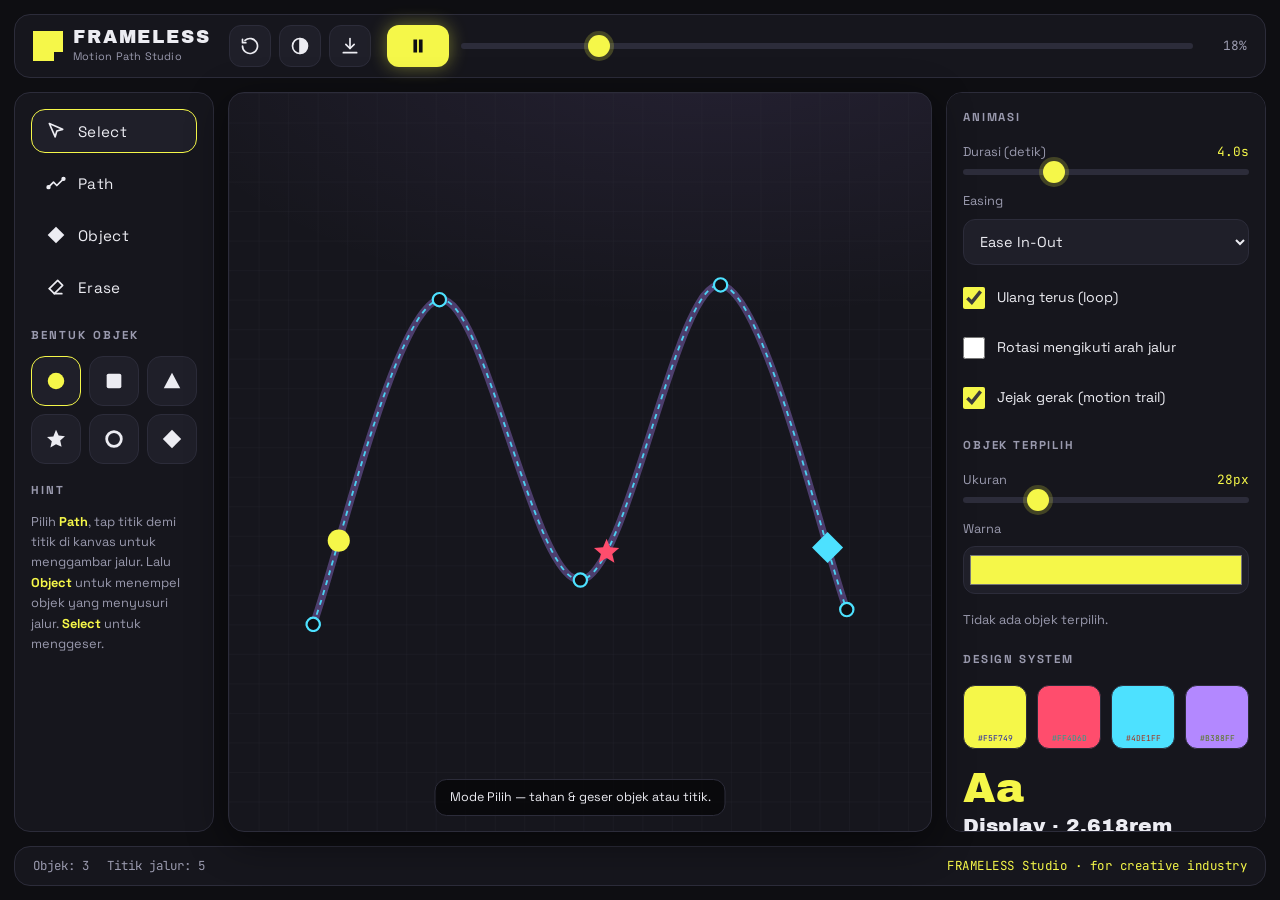
<file: index.html>
<!DOCTYPE html>
<html lang="id">
<head>
  <meta charset="UTF-8" />
  <meta name="viewport" content="width=device-width, initial-scale=1.0, maximum-scale=1.0, user-scalable=no, viewport-fit=cover" />
  <meta name="theme-color" content="#0E0E12" />
  <meta name="description" content="FRAMELESS Motion Path Animation Studio" />
  <title>FRAMELESS - Motion Path Animation Studio</title>
  <link rel="preconnect" href="https://fonts.googleapis.com" />
  <link rel="preconnect" href="https://fonts.gstatic.com" crossorigin />
  <link href="https://fonts.googleapis.com/css2?family=Space+Grotesk:wght@400;500;700&family=Archivo+Black&family=JetBrains+Mono:wght@400;500&display=swap" rel="stylesheet" />
  <link rel="stylesheet" href="styles.css" />
</head>
<body>

  <div class="app">
    <!-- ============ TOP BAR ============ -->
    <header class="topbar">
      <!-- Baris 1: brand + tombol aksi -->
      <div class="topbar__row topbar__row--main">
        <div class="brand">
          <span class="brand__mark" aria-hidden="true"></span>
          <div class="brand__text">
            <div class="brand__name">FRAMELESS</div>
            <div class="brand__tag">Motion Path Studio</div>
          </div>
        </div>
        <div class="topbar__actions">
          <button class="icon-btn" id="btnReset" title="Reset" aria-label="Reset">
            <svg viewBox="0 0 24 24" width="20" height="20" fill="none" stroke="currentColor" stroke-width="2" stroke-linecap="round" stroke-linejoin="round"><path d="M3 12a9 9 0 1 0 3-6.7"/><path d="M3 4v4h4"/></svg>
          </button>
          <button class="icon-btn" id="btnTheme" title="Ganti tema" aria-label="Ganti tema">
            <svg viewBox="0 0 24 24" width="20" height="20" fill="none" stroke="currentColor" stroke-width="2" stroke-linecap="round" stroke-linejoin="round"><circle cx="12" cy="12" r="9"/><path d="M12 3v18" fill="currentColor"/><path d="M12 3a9 9 0 0 1 0 18z" fill="currentColor" stroke="none"/></svg>
          </button>
          <button class="icon-btn" id="btnExport" title="Export JSON" aria-label="Export JSON">
            <svg viewBox="0 0 24 24" width="20" height="20" fill="none" stroke="currentColor" stroke-width="2" stroke-linecap="round" stroke-linejoin="round"><path d="M12 3v12"/><path d="M7 10l5 5 5-5"/><path d="M4 20h16"/></svg>
          </button>
        </div>
      </div>
      <!-- Baris 2: play + timeline memanjang penuh -->
      <div class="topbar__row topbar__row--transport">
        <button class="btn-play" id="btnPlay" title="Play / Pause" aria-label="Play / Pause">
          <svg class="ico-play" viewBox="0 0 24 24" width="22" height="22" fill="currentColor"><path d="M7 5v14l12-7z"/></svg>
          <svg class="ico-pause" viewBox="0 0 24 24" width="22" height="22" fill="currentColor" style="display:none"><path d="M7 5h4v14H7zM13 5h4v14h-4z"/></svg>
        </button>
        <div class="scrubbar">
          <input type="range" id="scrubber" min="0" max="1000" value="0" step="1" aria-label="Garis waktu" />
          <span class="time" id="timeLabel">0%</span>
        </div>
      </div>
    </header>

    <!-- ============ LEFT RAIL (desktop only) ============ -->
    <aside class="rail rail--left" aria-label="Perkakas">
      <nav class="tools" id="desktopTools">
        <button class="tool is-active" data-tool="select"><span class="tool__icon">
          <svg viewBox="0 0 24 24" width="20" height="20" fill="none" stroke="currentColor" stroke-width="2" stroke-linecap="round" stroke-linejoin="round"><path d="M4 3l16 7-7 2-2 7z"/></svg>
        </span><span class="tool__label">Select</span></button>
        <button class="tool" data-tool="path"><span class="tool__icon">
          <svg viewBox="0 0 24 24" width="20" height="20" fill="none" stroke="currentColor" stroke-width="2" stroke-linecap="round" stroke-linejoin="round"><path d="M3 17l6-6 4 4 8-8"/><circle cx="3" cy="17" r="1.6" fill="currentColor"/><circle cx="21" cy="7" r="1.6" fill="currentColor"/></svg>
        </span><span class="tool__label">Path</span></button>
        <button class="tool" data-tool="object"><span class="tool__icon">
          <svg viewBox="0 0 24 24" width="20" height="20" fill="currentColor"><path d="M12 2l10 10-10 10L2 12z"/></svg>
        </span><span class="tool__label">Object</span></button>
        <button class="tool" data-tool="erase"><span class="tool__icon">
          <svg viewBox="0 0 24 24" width="20" height="20" fill="none" stroke="currentColor" stroke-width="2" stroke-linecap="round" stroke-linejoin="round"><path d="M4 14l6 6h9"/><path d="M4 14L14 4l6 6-10 10"/></svg>
        </span><span class="tool__label">Erase</span></button>
      </nav>
      <div class="rail__group">
        <div class="rail__title">Bentuk Objek</div>
        <div class="shape-grid" data-shapehost></div>
      </div>
      <div class="rail__group">
        <div class="rail__title">Hint</div>
        <p class="hint">Pilih <b>Path</b>, tap titik demi titik di kanvas untuk menggambar jalur. Lalu <b>Object</b> untuk menempel objek yang menyusuri jalur. <b>Select</b> untuk menggeser.</p>
      </div>
    </aside>

    <!-- ============ STAGE ============ -->
    <section class="stage" aria-label="Kanvas">
      <div class="canvas-wrap" id="canvasWrap">
        <svg id="canvas" class="canvas" viewBox="0 0 1200 760" preserveAspectRatio="xMidYMid meet">
          <defs>
            <pattern id="grid" width="40" height="40" patternUnits="userSpaceOnUse">
              <path d="M 40 0 L 0 0 0 40" fill="none" class="grid-line" />
            </pattern>
          </defs>
          <rect width="100%" height="100%" fill="url(#grid)" />
          <g id="layerPaths"></g>
          <g id="layerObjects"></g>
        </svg>
      </div>
      <div class="stage-hud">
        <span class="mode" id="stageHint">Select</span>
        <span class="coords" id="coords">x:0 y:0</span>
      </div>
      <div class="hint-toast" id="hintToast"></div>
    </section>

    <!-- ============ RIGHT RAIL (desktop only) ============ -->
    <aside class="rail rail--right" aria-label="Properti">
      <div class="panel" data-panelhost="anim"></div>
      <div class="panel" data-panelhost="obj"></div>
      <div class="panel" data-panelhost="design"></div>
    </aside>

    <!-- ============ BOTTOM TOOLBAR (mobile only) ============ -->
    <nav class="toolbar" id="mobileTools" aria-label="Perkakas">
      <button class="tool is-active" data-tool="select"><span class="tool__icon">
        <svg viewBox="0 0 24 24" width="24" height="24" fill="none" stroke="currentColor" stroke-width="2" stroke-linecap="round" stroke-linejoin="round"><path d="M4 3l16 7-7 2-2 7z"/></svg>
      </span><span class="tool__label">Pilih</span></button>
      <button class="tool" data-tool="path"><span class="tool__icon">
        <svg viewBox="0 0 24 24" width="24" height="24" fill="none" stroke="currentColor" stroke-width="2" stroke-linecap="round" stroke-linejoin="round"><path d="M3 17l6-6 4 4 8-8"/><circle cx="3" cy="17" r="1.6" fill="currentColor"/><circle cx="21" cy="7" r="1.6" fill="currentColor"/></svg>
      </span><span class="tool__label">Jalur</span></button>
      <button class="tool" data-tool="object"><span class="tool__icon">
        <svg viewBox="0 0 24 24" width="24" height="24" fill="currentColor"><path d="M12 2l10 10-10 10L2 12z"/></svg>
      </span><span class="tool__label">Objek</span></button>
      <button class="tool" data-tool="erase"><span class="tool__icon">
        <svg viewBox="0 0 24 24" width="24" height="24" fill="none" stroke="currentColor" stroke-width="2" stroke-linecap="round" stroke-linejoin="round"><path d="M4 14l6 6h9"/><path d="M4 14L14 4l6 6-10 10"/></svg>
      </span><span class="tool__label">Hapus</span></button>
      <button class="tool tool--sheet" id="btnSheet"><span class="tool__icon">
        <svg viewBox="0 0 24 24" width="24" height="24" fill="none" stroke="currentColor" stroke-width="2" stroke-linecap="round" stroke-linejoin="round"><circle cx="12" cy="12" r="3.2"/><path d="M12 2v3M12 19v3M2 12h3M19 12h3M4.9 4.9l2.1 2.1M17 17l2.1 2.1M19.1 4.9L17 7M7 17l-2.1 2.1"/></svg>
      </span><span class="tool__label">Atur</span></button>
    </nav>

    <!-- ============ STATUS BAR (desktop only) ============ -->
    <footer class="statusbar">
      <span id="statusObjects">Objek: 0</span>
      <span id="statusPoints">Titik jalur: 0</span>
      <span class="statusbar__spacer"></span>
      <span class="statusbar__credit">FRAMELESS Studio · for creative industry</span>
    </footer>
  </div>

  <!-- ============ MOBILE BOTTOM SHEET ============ -->
  <div class="scrim" id="scrim"></div>
  <section class="sheet" id="sheet" aria-label="Panel pengaturan">
    <div class="sheet__grab" id="sheetGrab">
      <div class="sheet__tabs">
        <button class="sheet__tab is-active" data-page="anim">Animasi</button>
        <button class="sheet__tab" data-page="obj">Objek</button>
        <button class="sheet__tab" data-page="design">Sistem</button>
      </div>
    </div>
    <div class="sheet__page is-active" data-page="anim"><div class="panel" data-panelhost="anim-m"></div></div>
    <div class="sheet__page" data-page="obj">
      <div class="rail__group" style="margin-bottom:16px;">
        <div class="rail__title">Bentuk Objek</div>
        <div class="shape-grid" data-shapehost></div>
      </div>
      <div class="panel" data-panelhost="obj-m"></div>
    </div>
    <div class="sheet__page" data-page="design"><div class="panel" data-panelhost="design-m"></div></div>
  </section>

  <script src="app.js"></script>
</body>
</html>
</file>
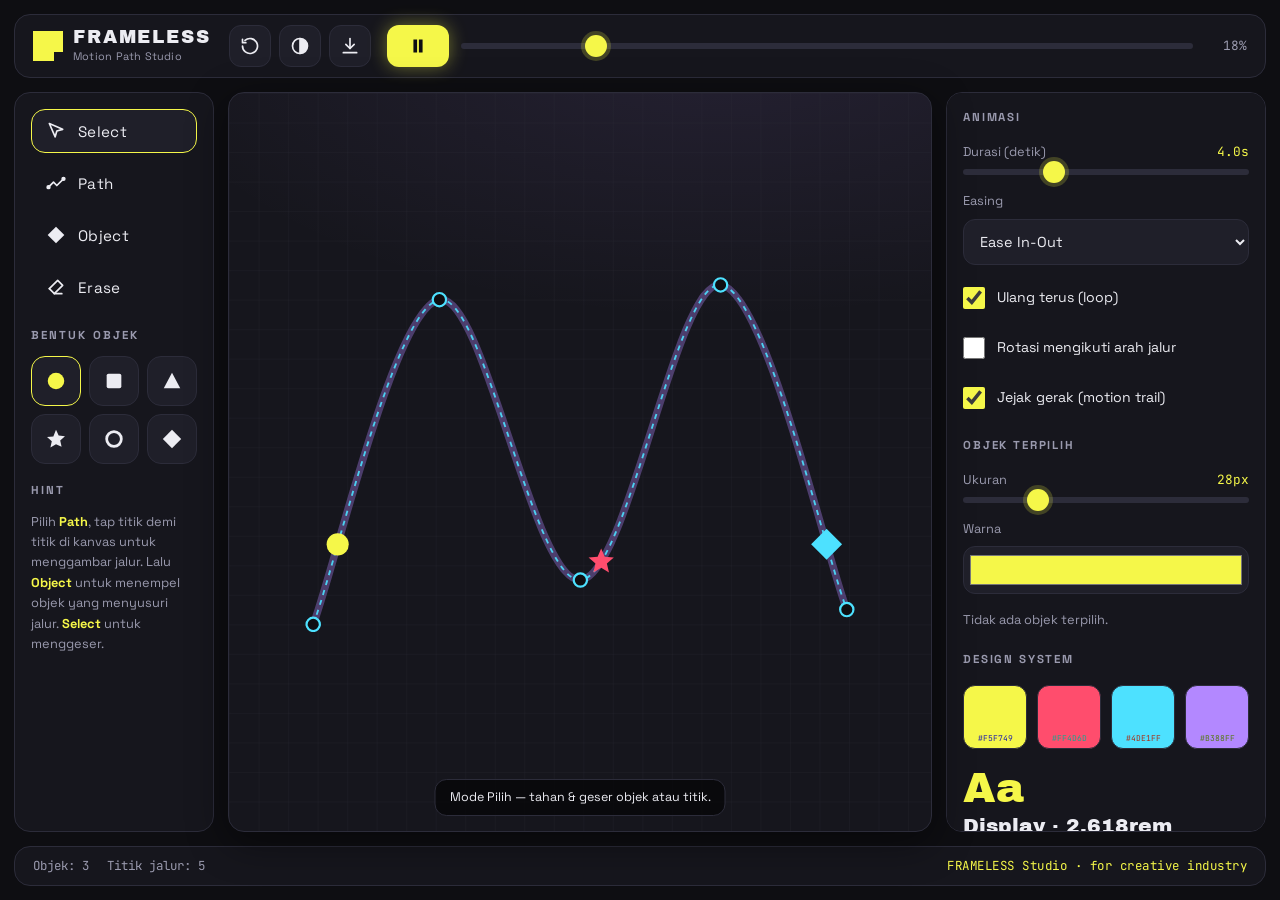
<file: frameless-standalone.html>
<!DOCTYPE html>
<html lang="id">
<head>
  <meta charset="UTF-8" />
  <meta name="viewport" content="width=device-width, initial-scale=1.0, maximum-scale=1.0, user-scalable=no, viewport-fit=cover" />
  <meta name="theme-color" content="#0E0E12" />
  <meta name="description" content="FRAMELESS Motion Path Animation Studio — alat multifungsi untuk desainer kreatif. Gambar jalur gerak, animasikan objek, dan kelola design system." />
  <title>FRAMELESS · Motion Path Animation Studio</title>
  <link rel="preconnect" href="https://fonts.googleapis.com" />
  <link rel="preconnect" href="https://fonts.gstatic.com" crossorigin />
  <link href="https://fonts.googleapis.com/css2?family=Space+Grotesk:wght@400;500;700&family=Archivo+Black&family=JetBrains+Mono:wght@400;500&display=swap" rel="stylesheet" />
  <style>
/* =========================================================
   FRAMELESS · Motion Path Animation Studio
   Mobile-first responsive · "brutalist neon lab"
   Golden Ratio φ = 1.618
   ========================================================= */

:root {
  --bg:#0E0E12; --bg-2:#16161D; --bg-3:#1F1F29; --line:#2C2C3A;
  --ink:#ECECF2; --ink-soft:#9A9AAE;
  --accent:#F5F749; --accent-2:#FF4D6D; --accent-3:#4DE1FF; --accent-4:#B388FF;

  --t-xl:2.618rem; --t-lg:1.618rem; --t-md:1.272rem; --t-sm:1rem; --t-xs:.82rem;

  --font-display:"Archivo Black","Arial Black",system-ui,sans-serif;
  --font-ui:"Space Grotesk",system-ui,"Segoe UI",Roboto,sans-serif;
  --font-mono:"JetBrains Mono",ui-monospace,"Courier New",monospace;

  --radius:16px; --gap:14px;
  --shadow:0 10px 40px rgba(0,0,0,.45);
  --safe-b:env(safe-area-inset-bottom,0px);
  --safe-t:env(safe-area-inset-top,0px);
}
body.theme-solar {
  --bg:#F4F1E8; --bg-2:#FFFFFF; --bg-3:#EDE8DA; --line:#D8D1BE;
  --ink:#1A1A20; --ink-soft:#6B6657;
  --accent:#FF5A1F; --accent-2:#0057FF; --accent-3:#00A878; --accent-4:#9B51E0;
  --shadow:0 10px 40px rgba(0,0,0,.12);
}
body.theme-solar { --theme-color:#F4F1E8; }

* { box-sizing:border-box; margin:0; padding:0; -webkit-tap-highlight-color:transparent; }
html, body { height:100%; }
body {
  background:var(--bg); color:var(--ink);
  font-family:var(--font-ui); font-size:var(--t-sm); line-height:1.5;
  height:100dvh; overflow:hidden;
  -webkit-font-smoothing:antialiased;
  transition:background .3s ease, color .3s ease;
}
button { font-family:inherit; }

/* =========================================================
   APP SHELL — default = MOBILE layout
   ========================================================= */
.app {
  display:grid;
  grid-template-rows:auto 1fr auto;
  height:100dvh;
  padding-top:var(--safe-t);
}

/* ---------- TOP BAR (mobile) : dua baris rapi ---------- */
.topbar {
  display:flex; flex-direction:column; gap:10px;
  padding:12px 14px;
  background:var(--bg-2);
  border-bottom:1px solid var(--line);
}
.topbar__row { display:flex; align-items:center; gap:10px; }
.topbar__row--main { justify-content:space-between; }

.brand { display:flex; align-items:center; gap:10px; min-width:0; }
.brand__text { min-width:0; }
.brand__mark {
  width:30px; height:30px; flex:0 0 auto;
  background:var(--accent);
  clip-path:polygon(0 0,100% 0,100% 70%,70% 70%,70% 100%,0 100%);
  box-shadow:0 0 16px var(--accent);
}
.brand__name { font-family:var(--font-display); font-size:1.15rem; letter-spacing:.1em; line-height:1.05; white-space:nowrap; }
.brand__tag { font-size:.68rem; color:var(--ink-soft); letter-spacing:.02em; white-space:nowrap; overflow:hidden; text-overflow:ellipsis; }

.topbar__actions { display:flex; align-items:center; gap:8px; flex:0 0 auto; }

/* baris transport: play + slider penuh */
.topbar__row--transport { gap:12px; }

.btn-play {
  width:48px; height:48px; flex:0 0 auto;
  display:grid; place-items:center;
  font-size:1.15rem; font-weight:700;
  background:var(--accent); color:#0E0E12;
  border:none; border-radius:50%;
  cursor:pointer;
  box-shadow:0 0 18px rgba(245,247,73,.4);
  transition:transform .08s ease;
}
.btn-play:active { transform:scale(.92); }

.icon-btn {
  width:42px; height:42px; flex:0 0 auto;
  display:grid; place-items:center;
  font-size:1.05rem;
  background:var(--bg-3); color:var(--ink);
  border:1px solid var(--line); border-radius:12px;
  cursor:pointer;
}
.icon-btn:active { transform:scale(.94); }

/* scrubbar mobile: memanjang penuh di baris transport */
.scrubbar { flex:1; display:flex; align-items:center; gap:12px; min-width:0; }
.scrubbar input[type="range"] { flex:1; min-width:0; }
.scrubbar .time { font-family:var(--font-mono); font-size:.8rem; color:var(--ink-soft); min-width:42px; text-align:right; flex:0 0 auto; }

/* ---------- STAGE ---------- */
.stage { position:relative; min-height:0; background:var(--bg); }
.canvas-wrap {
  position:absolute; inset:10px;
  background:
    radial-gradient(1000px 500px at 70% -10%, rgba(179,136,255,.10), transparent 60%),
    var(--bg-2);
  border:1px solid var(--line);
  border-radius:var(--radius);
  overflow:hidden;
  box-shadow:var(--shadow);
  touch-action:none;
}
.canvas { width:100%; height:100%; display:block; cursor:crosshair; touch-action:none; }
.grid-line { stroke:var(--line); stroke-width:1; opacity:.5; }

/* badge mode + koordinat melayang di atas kanvas */
.stage-hud {
  position:absolute; top:18px; left:18px; right:18px;
  display:flex; justify-content:space-between; align-items:center;
  pointer-events:none;
  font-family:var(--font-mono); font-size:.72rem;
}
.stage-hud .mode {
  pointer-events:none;
  background:rgba(0,0,0,.35); color:var(--accent);
  padding:4px 10px; border-radius:999px;
  border:1px solid var(--line);
}
.stage-hud .coords { color:var(--ink-soft); background:rgba(0,0,0,.25); padding:4px 10px; border-radius:999px; }

/* hint toast di tengah bawah kanvas */
.hint-toast {
  position:absolute; left:50%; bottom:16px; transform:translateX(-50%);
  max-width:90%;
  background:rgba(0,0,0,.6); color:var(--ink);
  border:1px solid var(--line); border-radius:12px;
  padding:8px 14px; font-size:.78rem; text-align:center;
  pointer-events:none; opacity:0; transition:opacity .25s ease;
}
.hint-toast.show { opacity:1; }
.hint-toast b { color:var(--accent); }

/* SVG motion elements */
.mp-path { fill:none; stroke:var(--accent-3); stroke-width:2.5; stroke-dasharray:7 7; opacity:.9; }
.mp-node { fill:var(--bg); stroke:var(--accent-3); stroke-width:3; cursor:grab; touch-action:none; }
.mp-node:hover { fill:var(--accent-3); }
.mp-trail { fill:none; opacity:.35; }
.mp-obj { cursor:pointer; touch-action:none; }
.sel-ring { fill:none; stroke:var(--accent); stroke-width:2.5; stroke-dasharray:4 4; }

/* ---------- BOTTOM TOOLBAR (mobile) ---------- */
.toolbar {
  display:flex; align-items:stretch; gap:6px;
  padding:8px 10px calc(8px + var(--safe-b));
  background:var(--bg-2);
  border-top:1px solid var(--line);
}
.tool {
  flex:1;
  display:flex; flex-direction:column; align-items:center; justify-content:center; gap:3px;
  padding:9px 2px;
  background:transparent; color:var(--ink-soft);
  border:1px solid transparent; border-radius:14px;
  cursor:pointer; min-height:58px;
  transition:background .15s ease, color .15s ease, border-color .15s ease;
}
.tool .tool__icon { line-height:0; display:grid; place-items:center; }
.tool .tool__icon svg { display:block; }
.tool .tool__label { font-size:.66rem; letter-spacing:.02em; }
.tool.is-active { background:var(--bg-3); color:var(--accent); border-color:var(--accent); }

/* ikon generik: ikut warna teks tombol */
.icon-btn svg, .btn-play svg { display:block; }
.shape svg { display:block; }

/* tombol buka sheet properti sebagai item toolbar paling kanan */
.tool--sheet { color:var(--accent-3); }

/* ---------- BOTTOM SHEET (mobile panels) ---------- */
.scrim {
  position:fixed; inset:0; background:rgba(0,0,0,.55);
  opacity:0; visibility:hidden; transition:opacity .25s ease, visibility .25s ease;
  z-index:40;
}
.scrim.open { opacity:1; visibility:visible; }

.sheet {
  position:fixed; left:0; right:0; bottom:0; z-index:50;
  background:var(--bg-2);
  border-top-left-radius:22px; border-top-right-radius:22px;
  border-top:1px solid var(--line);
  box-shadow:0 -12px 40px rgba(0,0,0,.5);
  transform:translateY(102%);
  transition:transform .3s cubic-bezier(.22,1,.36,1);
  max-height:82dvh; overflow-y:auto;
  padding:0 16px calc(20px + var(--safe-b));
}
.sheet.open { transform:translateY(0); }
.sheet__grab {
  position:sticky; top:0; z-index:1;
  background:var(--bg-2);
  padding:10px 0 6px;
  display:flex; flex-direction:column; align-items:center; gap:8px;
}
.sheet__grab::before { content:""; width:44px; height:5px; border-radius:5px; background:var(--line); }
.sheet__tabs { display:flex; gap:8px; width:100%; }
.sheet__tab {
  flex:1; padding:9px; border-radius:12px;
  background:var(--bg-3); color:var(--ink-soft);
  border:1px solid var(--line); font-size:.8rem; cursor:pointer;
}
.sheet__tab.is-active { color:var(--accent); border-color:var(--accent); }
.sheet__page { display:none; padding-top:12px; }
.sheet__page.is-active { display:block; }

/* ---------- Panels shared controls ---------- */
.panel { display:flex; flex-direction:column; gap:16px; }
.panel__title { font-size:.72rem; text-transform:uppercase; letter-spacing:.16em; color:var(--ink-soft); font-weight:700; }
.panel__note { font-size:.8rem; color:var(--ink-soft); }

.field { display:flex; flex-direction:column; gap:8px; position:relative; }
.field__label { font-size:.8rem; color:var(--ink-soft); }
.field__out { position:absolute; right:0; top:0; font-family:var(--font-mono); font-size:.8rem; color:var(--accent); }
.field--check { flex-direction:row; align-items:center; gap:12px; padding:6px 0; }
.field--check span { font-size:.88rem; }

input[type="range"] {
  -webkit-appearance:none; appearance:none; width:100%; height:6px;
  background:var(--line); border-radius:6px; outline:none;
}
input[type="range"]::-webkit-slider-thumb { -webkit-appearance:none; appearance:none; width:22px; height:22px; border-radius:50%; background:var(--accent); cursor:pointer; box-shadow:0 0 0 4px rgba(245,247,73,.2); }
input[type="range"]::-moz-range-thumb { width:22px; height:22px; border:none; border-radius:50%; background:var(--accent); cursor:pointer; }

select, input[type="color"] {
  width:100%; background:var(--bg-3); color:var(--ink);
  border:1px solid var(--line); border-radius:12px;
  padding:12px; font-family:var(--font-ui); font-size:.9rem; cursor:pointer;
}
input[type="color"] { height:48px; padding:4px; }
input[type="checkbox"] { accent-color:var(--accent); width:22px; height:22px; cursor:pointer; flex:0 0 auto; }

/* shape chooser (dalam sheet / rail) */
.shape-grid { display:grid; grid-template-columns:repeat(6,1fr); gap:8px; }
.shape {
  aspect-ratio:1; display:grid; place-items:center; font-size:1.4rem;
  background:var(--bg-3); border:1px solid var(--line); border-radius:14px;
  color:var(--ink); cursor:pointer; transition:transform .08s ease, border-color .15s ease;
}
.shape:active { transform:scale(.92); }
.shape.is-active { border-color:var(--accent); color:var(--accent); }

/* palette */
.palette { display:grid; grid-template-columns:repeat(4,1fr); gap:10px; }
.swatch { aspect-ratio:1; border-radius:12px; border:1px solid var(--line); position:relative; cursor:pointer; }
.swatch::after { content:attr(data-hex); position:absolute; inset:auto 0 4px 0; font-family:var(--font-mono); font-size:8px; text-align:center; color:rgba(255,255,255,.9); mix-blend-mode:difference; }

/* type scale showcase */
.type-scale { display:flex; flex-direction:column; gap:4px; }
.ts { line-height:1.1; }
.ts--xl { font-family:var(--font-display); font-size:var(--t-xl); color:var(--accent); }
.ts--lg { font-family:var(--font-display); font-size:var(--t-md); }
.ts--md { font-size:var(--t-sm); color:var(--ink); }
.ts--sm { font-size:.8rem; color:var(--ink-soft); font-family:var(--font-mono); }

/* status (hidden on mobile, shown desktop) */
.statusbar { display:none; }

/* desktop-only rails hidden on mobile */
.rail { display:none; }

/* =========================================================
   DESKTOP LAYOUT  (≥ 900px)  — 3 kolom klasik
   ========================================================= */
@media (min-width:900px) {
  .app {
    grid-template-columns:200px 1fr 320px;
    grid-template-rows:auto 1fr auto;
    grid-template-areas:
      "top    top    top"
      "left   stage  right"
      "status status status";
    gap:var(--gap); padding:var(--gap);
    height:100dvh;
  }
  /* Desktop: topbar jadi satu baris; dua "row" diratakan menyamping */
  .topbar {
    grid-area:top; border-radius:var(--radius); border:1px solid var(--line);
    flex-direction:row; align-items:center; gap:16px; padding:10px 18px;
  }
  .topbar__row--main { flex:0 0 auto; }
  .topbar__row--transport { flex:1; min-width:300px; }
  .brand { margin-right:8px; }
  .scrubbar { flex:1; }

  .stage { grid-area:stage; }
  .canvas-wrap { inset:0; }

  .rail {
    display:flex; flex-direction:column; gap:18px;
    background:var(--bg-2); border:1px solid var(--line);
    border-radius:var(--radius); padding:16px; overflow-y:auto;
  }
  .rail--left { grid-area:left; }
  .rail--right { grid-area:right; }

  .toolbar { display:none; }       /* mobile bottom toolbar disembunyikan */
  .scrim, .sheet { display:none; }  /* sheet tidak dipakai di desktop */

  .statusbar {
    display:flex; grid-area:status; align-items:center; gap:18px;
    padding:0 18px; background:var(--bg-2); border:1px solid var(--line);
    border-radius:var(--radius); min-height:40px;
    font-family:var(--font-mono); font-size:.78rem; color:var(--ink-soft);
  }
  .statusbar__spacer { flex:1; }
  .statusbar__credit { color:var(--accent); letter-spacing:.04em; }

  /* rail tools jadi tombol vertikal */
  .rail .tools { display:flex; flex-direction:column; gap:8px; }
  .rail .tool { flex-direction:row; justify-content:flex-start; gap:12px; min-height:0; padding:11px 14px; color:var(--ink); }
  .rail .tool .tool__icon { font-size:1.1rem; }
  .rail .tool .tool__label { font-size:.95rem; }

  .rail__group { display:flex; flex-direction:column; gap:12px; }
  .rail__title { font-size:.72rem; text-transform:uppercase; letter-spacing:.18em; color:var(--ink-soft); font-weight:700; }
  .rail .shape-grid { grid-template-columns:repeat(3,1fr); }
  .rail .hint { font-size:.8rem; color:var(--ink-soft); line-height:1.6; }
  .rail .hint b { color:var(--accent); }

  .rail .panel + .panel { margin-top:4px; }

  /* play button desktop: pakai pill, bukan bulat */
  .btn-play { width:auto; height:auto; border-radius:12px; padding:10px 20px; font-size:.9rem; }
  .icon-btn { border-radius:12px; }
  .stage-hud { display:none; }   /* desktop pakai status di bawah */
}

/* scrollbar */
.rail::-webkit-scrollbar, .sheet::-webkit-scrollbar { width:8px; }
.rail::-webkit-scrollbar-thumb, .sheet::-webkit-scrollbar-thumb { background:var(--line); border-radius:8px; }
  </style>
</head>
<body>
  <div class="app">
    <!-- ============ TOP BAR ============ -->
    <header class="topbar">
      <!-- Baris 1: brand + tombol aksi -->
      <div class="topbar__row topbar__row--main">
        <div class="brand">
          <span class="brand__mark" aria-hidden="true"></span>
          <div class="brand__text">
            <div class="brand__name">FRAMELESS</div>
            <div class="brand__tag">Motion Path Studio</div>
          </div>
        </div>
        <div class="topbar__actions">
          <button class="icon-btn" id="btnReset" title="Reset" aria-label="Reset">
            <svg viewBox="0 0 24 24" width="20" height="20" fill="none" stroke="currentColor" stroke-width="2" stroke-linecap="round" stroke-linejoin="round"><path d="M3 12a9 9 0 1 0 3-6.7"/><path d="M3 4v4h4"/></svg>
          </button>
          <button class="icon-btn" id="btnTheme" title="Ganti tema" aria-label="Ganti tema">
            <svg viewBox="0 0 24 24" width="20" height="20" fill="none" stroke="currentColor" stroke-width="2" stroke-linecap="round" stroke-linejoin="round"><circle cx="12" cy="12" r="9"/><path d="M12 3v18" fill="currentColor"/><path d="M12 3a9 9 0 0 1 0 18z" fill="currentColor" stroke="none"/></svg>
          </button>
          <button class="icon-btn" id="btnExport" title="Export JSON" aria-label="Export JSON">
            <svg viewBox="0 0 24 24" width="20" height="20" fill="none" stroke="currentColor" stroke-width="2" stroke-linecap="round" stroke-linejoin="round"><path d="M12 3v12"/><path d="M7 10l5 5 5-5"/><path d="M4 20h16"/></svg>
          </button>
        </div>
      </div>
      <!-- Baris 2: play + timeline memanjang penuh -->
      <div class="topbar__row topbar__row--transport">
        <button class="btn-play" id="btnPlay" title="Play / Pause" aria-label="Play / Pause">
          <svg class="ico-play" viewBox="0 0 24 24" width="22" height="22" fill="currentColor"><path d="M7 5v14l12-7z"/></svg>
          <svg class="ico-pause" viewBox="0 0 24 24" width="22" height="22" fill="currentColor" style="display:none"><path d="M7 5h4v14H7zM13 5h4v14h-4z"/></svg>
        </button>
        <div class="scrubbar">
          <input type="range" id="scrubber" min="0" max="1000" value="0" step="1" aria-label="Garis waktu" />
          <span class="time" id="timeLabel">0%</span>
        </div>
      </div>
    </header>

    <!-- ============ LEFT RAIL (desktop only) ============ -->
    <aside class="rail rail--left" aria-label="Perkakas">
      <nav class="tools" id="desktopTools">
        <button class="tool is-active" data-tool="select"><span class="tool__icon">
          <svg viewBox="0 0 24 24" width="20" height="20" fill="none" stroke="currentColor" stroke-width="2" stroke-linecap="round" stroke-linejoin="round"><path d="M4 3l16 7-7 2-2 7z"/></svg>
        </span><span class="tool__label">Select</span></button>
        <button class="tool" data-tool="path"><span class="tool__icon">
          <svg viewBox="0 0 24 24" width="20" height="20" fill="none" stroke="currentColor" stroke-width="2" stroke-linecap="round" stroke-linejoin="round"><path d="M3 17l6-6 4 4 8-8"/><circle cx="3" cy="17" r="1.6" fill="currentColor"/><circle cx="21" cy="7" r="1.6" fill="currentColor"/></svg>
        </span><span class="tool__label">Path</span></button>
        <button class="tool" data-tool="object"><span class="tool__icon">
          <svg viewBox="0 0 24 24" width="20" height="20" fill="currentColor"><path d="M12 2l10 10-10 10L2 12z"/></svg>
        </span><span class="tool__label">Object</span></button>
        <button class="tool" data-tool="erase"><span class="tool__icon">
          <svg viewBox="0 0 24 24" width="20" height="20" fill="none" stroke="currentColor" stroke-width="2" stroke-linecap="round" stroke-linejoin="round"><path d="M4 14l6 6h9"/><path d="M4 14L14 4l6 6-10 10"/></svg>
        </span><span class="tool__label">Erase</span></button>
      </nav>
      <div class="rail__group">
        <div class="rail__title">Bentuk Objek</div>
        <div class="shape-grid" data-shapehost></div>
      </div>
      <div class="rail__group">
        <div class="rail__title">Hint</div>
        <p class="hint">Pilih <b>Path</b>, tap titik demi titik di kanvas untuk menggambar jalur. Lalu <b>Object</b> untuk menempel objek yang menyusuri jalur. <b>Select</b> untuk menggeser.</p>
      </div>
    </aside>

    <!-- ============ STAGE ============ -->
    <section class="stage" aria-label="Kanvas">
      <div class="canvas-wrap" id="canvasWrap">
        <svg id="canvas" class="canvas" viewBox="0 0 1200 760" preserveAspectRatio="xMidYMid meet">
          <defs>
            <pattern id="grid" width="40" height="40" patternUnits="userSpaceOnUse">
              <path d="M 40 0 L 0 0 0 40" fill="none" class="grid-line" />
            </pattern>
          </defs>
          <rect width="100%" height="100%" fill="url(#grid)" />
          <g id="layerPaths"></g>
          <g id="layerObjects"></g>
        </svg>
      </div>
      <div class="stage-hud">
        <span class="mode" id="stageHint">Select</span>
        <span class="coords" id="coords">x:0 y:0</span>
      </div>
      <div class="hint-toast" id="hintToast"></div>
    </section>

    <!-- ============ RIGHT RAIL (desktop only) ============ -->
    <aside class="rail rail--right" aria-label="Properti">
      <div class="panel" data-panelhost="anim"></div>
      <div class="panel" data-panelhost="obj"></div>
      <div class="panel" data-panelhost="design"></div>
    </aside>

    <!-- ============ BOTTOM TOOLBAR (mobile only) ============ -->
    <nav class="toolbar" id="mobileTools" aria-label="Perkakas">
      <button class="tool is-active" data-tool="select"><span class="tool__icon">
        <svg viewBox="0 0 24 24" width="24" height="24" fill="none" stroke="currentColor" stroke-width="2" stroke-linecap="round" stroke-linejoin="round"><path d="M4 3l16 7-7 2-2 7z"/></svg>
      </span><span class="tool__label">Pilih</span></button>
      <button class="tool" data-tool="path"><span class="tool__icon">
        <svg viewBox="0 0 24 24" width="24" height="24" fill="none" stroke="currentColor" stroke-width="2" stroke-linecap="round" stroke-linejoin="round"><path d="M3 17l6-6 4 4 8-8"/><circle cx="3" cy="17" r="1.6" fill="currentColor"/><circle cx="21" cy="7" r="1.6" fill="currentColor"/></svg>
      </span><span class="tool__label">Jalur</span></button>
      <button class="tool" data-tool="object"><span class="tool__icon">
        <svg viewBox="0 0 24 24" width="24" height="24" fill="currentColor"><path d="M12 2l10 10-10 10L2 12z"/></svg>
      </span><span class="tool__label">Objek</span></button>
      <button class="tool" data-tool="erase"><span class="tool__icon">
        <svg viewBox="0 0 24 24" width="24" height="24" fill="none" stroke="currentColor" stroke-width="2" stroke-linecap="round" stroke-linejoin="round"><path d="M4 14l6 6h9"/><path d="M4 14L14 4l6 6-10 10"/></svg>
      </span><span class="tool__label">Hapus</span></button>
      <button class="tool tool--sheet" id="btnSheet"><span class="tool__icon">
        <svg viewBox="0 0 24 24" width="24" height="24" fill="none" stroke="currentColor" stroke-width="2" stroke-linecap="round" stroke-linejoin="round"><circle cx="12" cy="12" r="3.2"/><path d="M12 2v3M12 19v3M2 12h3M19 12h3M4.9 4.9l2.1 2.1M17 17l2.1 2.1M19.1 4.9L17 7M7 17l-2.1 2.1"/></svg>
      </span><span class="tool__label">Atur</span></button>
    </nav>

    <!-- ============ STATUS BAR (desktop only) ============ -->
    <footer class="statusbar">
      <span id="statusObjects">Objek: 0</span>
      <span id="statusPoints">Titik jalur: 0</span>
      <span class="statusbar__spacer"></span>
      <span class="statusbar__credit">FRAMELESS Studio · for creative industry</span>
    </footer>
  </div>

  <!-- ============ MOBILE BOTTOM SHEET ============ -->
  <div class="scrim" id="scrim"></div>
  <section class="sheet" id="sheet" aria-label="Panel pengaturan">
    <div class="sheet__grab" id="sheetGrab">
      <div class="sheet__tabs">
        <button class="sheet__tab is-active" data-page="anim">Animasi</button>
        <button class="sheet__tab" data-page="obj">Objek</button>
        <button class="sheet__tab" data-page="design">Sistem</button>
      </div>
    </div>
    <div class="sheet__page is-active" data-page="anim"><div class="panel" data-panelhost="anim-m"></div></div>
    <div class="sheet__page" data-page="obj">
      <div class="rail__group" style="margin-bottom:16px;">
        <div class="rail__title">Bentuk Objek</div>
        <div class="shape-grid" data-shapehost></div>
      </div>
      <div class="panel" data-panelhost="obj-m"></div>
    </div>
    <div class="sheet__page" data-page="design"><div class="panel" data-panelhost="design-m"></div></div>
  </section>

  <script>
/* =========================================================
   FRAMELESS · Engine (standalone, mobile-first)
   ========================================================= */
(function () {
  "use strict";
  const SVGNS = "http://www.w3.org/2000/svg";
  const $ = (id) => document.getElementById(id);

  const svg = $("canvas");
  const layerPaths = $("layerPaths");
  const layerObjects = $("layerObjects");
  const btnPlay = $("btnPlay"), btnReset = $("btnReset"), btnExport = $("btnExport"), btnTheme = $("btnTheme");
  const scrubber = $("scrubber"), timeLabel = $("timeLabel");
  const stageHint = $("stageHint"), coordsEl = $("coords"), hintToast = $("hintToast");
  const statusObjects = $("statusObjects"), statusPoints = $("statusPoints");
  const scrim = $("scrim"), sheet = $("sheet"), btnSheet = $("btnSheet");

  /* ---- Controls dibuat sekali, lalu di-"mount" ke panel desktop ATAU sheet mobile ---- */
  // Kita buat satu set elemen kontrol dan taruh HTML-nya di kedua host via template string,
  // tapi untuk hindari duplikasi id, kita render per-host dan simpan referensi aktif.

  const state = { tool:"select", shape:"circle", points:[], objects:[], selectedId:null, playing:false, progress:0, rafId:null, lastTs:0 };
  let pathEl = null, uid = 1;

  const easings = {
    linear:(t)=>t, easeIn:(t)=>t*t, easeOut:(t)=>t*(2-t),
    easeInOut:(t)=>(t<0.5?2*t*t:-1+(4-2*t)*t),
    elastic:(t)=>{ if(t===0||t===1)return t; const p=0.3; return Math.pow(2,-10*t)*Math.sin(((t-p/4)*(2*Math.PI))/p)+1; },
    bounce:(t)=>{ const n1=7.5625,d1=2.75; if(t<1/d1)return n1*t*t; if(t<2/d1)return n1*(t-=1.5/d1)*t+0.75; if(t<2.5/d1)return n1*(t-=2.25/d1)*t+0.9375; return n1*(t-=2.625/d1)*t+0.984375; },
  };

  /* ===== Settings model (satu sumber kebenaran, UI disinkronkan) ===== */
  const settings = { duration:4, easing:"easeInOut", loop:true, orient:false, trail:true, objSize:28, objColor:"#F5F749" };

  function toSvgPoint(evt) {
    const pt = svg.createSVGPoint(); pt.x = evt.clientX; pt.y = evt.clientY;
    const ctm = svg.getScreenCTM(); if (!ctm) return { x:0, y:0 };
    const inv = pt.matrixTransform(ctm.inverse());
    return { x:Math.round(inv.x), y:Math.round(inv.y) };
  }
  function el(tag, attrs) { const n = document.createElementNS(SVGNS, tag); for (const k in attrs) n.setAttribute(k, attrs[k]); return n; }

  function buildPathD(points) {
    if (points.length < 2) return "";
    if (points.length === 2) return `M ${points[0].x} ${points[0].y} L ${points[1].x} ${points[1].y}`;
    let d = `M ${points[0].x} ${points[0].y}`;
    for (let i=0;i<points.length-1;i++) {
      const p0=points[i-1]||points[i], p1=points[i], p2=points[i+1], p3=points[i+2]||p2;
      const c1x=p1.x+(p2.x-p0.x)/6, c1y=p1.y+(p2.y-p0.y)/6, c2x=p2.x-(p3.x-p1.x)/6, c2y=p2.y-(p3.y-p1.y)/6;
      d += ` C ${c1x} ${c1y} ${c2x} ${c2y} ${p2.x} ${p2.y}`;
    }
    return d;
  }
  function starPoints(r) { const pts=[]; for(let i=0;i<10;i++){const rad=(Math.PI/5)*i-Math.PI/2,rr=i%2===0?r:r*0.45;pts.push(`${(Math.cos(rad)*rr).toFixed(1)},${(Math.sin(rad)*rr).toFixed(1)}`);} return pts.join(" "); }
  function makeShapeEl(shape, size, color) {
    const r = size/2;
    switch (shape) {
      case "square": return el("rect",{x:-r,y:-r,width:size,height:size,rx:size*0.12,fill:color});
      case "triangle": return el("polygon",{points:`0,${-r} ${r},${r} ${-r},${r}`,fill:color});
      case "diamond": return el("polygon",{points:`0,${-r} ${r},0 0,${r} ${-r},0`,fill:color});
      case "star": return el("polygon",{points:starPoints(r),fill:color});
      case "ring": return el("circle",{cx:0,cy:0,r:r,fill:"none",stroke:color,"stroke-width":Math.max(3,size*0.18)});
      default: return el("circle",{cx:0,cy:0,r:r,fill:color});
    }
  }

  function renderPath() {
    layerPaths.innerHTML = ""; pathEl = null;
    const d = buildPathD(state.points);
    if (d) {
      if (settings.trail) layerPaths.appendChild(el("path",{d,class:"mp-trail",stroke:"var(--accent-4)","stroke-width":10}));
      pathEl = el("path",{d,class:"mp-path"}); layerPaths.appendChild(pathEl);
    }
    state.points.forEach((p,i)=>layerPaths.appendChild(el("circle",{cx:p.x,cy:p.y,r:9,class:"mp-node","data-i":i})));
    if (statusPoints) statusPoints.textContent = `Titik jalur: ${state.points.length}`;
  }

  function addObject(pt) {
    const obj = { id:uid++, shape:state.shape, size:settings.objSize, color:settings.objColor, start:0, home:{x:pt.x,y:pt.y} };
    state.objects.push(obj); state.selectedId = obj.id; renderObjects(); syncObjUI();
  }
  function renderObjects() {
    layerObjects.innerHTML = "";
    state.objects.forEach((obj)=>{
      const g = el("g",{class:"mp-obj","data-id":obj.id});
      g.appendChild(makeShapeEl(obj.shape,obj.size,obj.color));
      if (obj.id===state.selectedId) g.appendChild(el("circle",{cx:0,cy:0,r:obj.size/2+8,class:"sel-ring"}));
      obj.el = g; layerObjects.appendChild(g);
    });
    if (statusObjects) statusObjects.textContent = `Objek: ${state.objects.length}`;
    positionObjects(state.progress);
  }
  function positionObjects(globalT) {
    const hasPath = pathEl && state.points.length>=2;
    let totalLen = 0;
    if (hasPath) { try { totalLen = pathEl.getTotalLength(); } catch(e){ totalLen = 0; } }
    const easeFn = easings[settings.easing] || easings.linear;
    state.objects.forEach((obj)=>{
      if (!obj.el) return;
      if (hasPath && totalLen>0) {
        let t=(globalT+obj.start)%1; if(t<0)t+=1;
        const eased=Math.min(1,Math.max(0,easeFn(t)));
        const point=pathEl.getPointAtLength(eased*totalLen);
        let angle=0;
        if (settings.orient){ const ahead=pathEl.getPointAtLength(Math.min(totalLen,eased*totalLen+1)); angle=Math.atan2(ahead.y-point.y,ahead.x-point.x)*(180/Math.PI); }
        obj.el.setAttribute("transform",`translate(${point.x} ${point.y}) rotate(${angle})`);
      } else {
        obj.el.setAttribute("transform",`translate(${obj.home.x} ${obj.home.y})`);
      }
    });
  }

  function tick(ts) {
    if (!state.playing) return;
    if (!state.lastTs) state.lastTs = ts;
    const dt=(ts-state.lastTs)/1000; state.lastTs=ts;
    state.progress += dt/(settings.duration||4);
    if (state.progress>=1){ if(settings.loop) state.progress=state.progress%1; else { state.progress=1; stop(); } }
    syncScrubber(); positionObjects(state.progress);
    if (state.playing) state.rafId = requestAnimationFrame(tick);
  }
  function setPlayIcon(playing){
    const p=btnPlay.querySelector(".ico-play"), q=btnPlay.querySelector(".ico-pause");
    if(p) p.style.display = playing ? "none" : "";
    if(q) q.style.display = playing ? "" : "none";
  }
  function play() {
    if (state.objects.length===0 || state.points.length<2){ toast("Butuh minimal 1 objek & jalur 2+ titik untuk memutar."); return; }
    state.playing=true; state.lastTs=0; setPlayIcon(true); state.rafId=requestAnimationFrame(tick);
  }
  function stop() { state.playing=false; setPlayIcon(false); if(state.rafId)cancelAnimationFrame(state.rafId); state.rafId=null; }
  function togglePlay(){ state.playing?stop():play(); }
  function resetAnim(){ stop(); state.progress=0; syncScrubber(); positionObjects(0); }
  function syncScrubber(){ scrubber.value=Math.round(state.progress*1000); timeLabel.textContent=Math.round(state.progress*100)+"%"; }

  function getSelected(){ return state.objects.find((o)=>o.id===state.selectedId)||null; }

  function setTool(tool) {
    state.tool = tool;
    document.querySelectorAll(".tool[data-tool]").forEach((b)=>b.classList.toggle("is-active", b.dataset.tool===tool));
    const labels={select:"Pilih",path:"Jalur",object:"Objek",erase:"Hapus"};
    stageHint.textContent = labels[tool]||tool;
    svg.style.cursor = tool==="select"?"default":"crosshair";
    const tips={ path:"Mode Jalur — tap di kanvas untuk menambah titik.", object:"Mode Objek — tap untuk menempel objek.", erase:"Mode Hapus — tap objek/titik untuk menghapus.", select:"Mode Pilih — tahan & geser objek atau titik." };
    toast(tips[tool]);
  }
  let toastTimer=null;
  function toast(msg){ hintToast.innerHTML=msg; hintToast.classList.add("show"); clearTimeout(toastTimer); toastTimer=setTimeout(()=>hintToast.classList.remove("show"),2200); }

  /* ===== Interaksi kanvas ===== */
  svg.addEventListener("click",(evt)=>{
    const pt=toSvgPoint(evt);
    if (state.tool==="path"){ state.points.push(pt); renderPath(); positionObjects(state.progress); }
    else if (state.tool==="object"){ addObject(pt); }
  });

  svg.addEventListener("pointerdown",(evt)=>{
    const objG=evt.target.closest(".mp-obj"), node=evt.target.closest(".mp-node");
    if (state.tool==="erase"){
      if (objG){ const id=parseInt(objG.dataset.id,10); state.objects=state.objects.filter((o)=>o.id!==id); if(state.selectedId===id)state.selectedId=null; renderObjects(); syncObjUI(); }
      else if (node){ const i=parseInt(node.dataset.i,10); state.points.splice(i,1); renderPath(); positionObjects(state.progress); }
      return;
    }
    if (state.tool==="select"){
      if (objG){ state.selectedId=parseInt(objG.dataset.id,10); renderObjects(); syncObjUI(); startDrag(evt,"obj"); }
      else if (node){ startDrag(evt,"node",parseInt(node.dataset.i,10)); }
      else { state.selectedId=null; renderObjects(); syncObjUI(); }
    }
  });

  function startDrag(evt, kind, index) {
    evt.preventDefault();
    const pid=evt.pointerId;
    try { svg.setPointerCapture(pid); } catch(e){}
    const o = kind==="obj" ? getSelected() : null;
    if (kind==="obj" && !o) return;
    const move=(e)=>{
      if (e.pointerId!==pid) return;
      const pt=toSvgPoint(e);
      if (kind==="obj"){ o.home={x:pt.x,y:pt.y}; positionObjects(state.progress); }
      else { if(state.points[index]){ state.points[index]=pt; renderPath(); positionObjects(state.progress); } }
    };
    const up=(e)=>{
      if (e.pointerId!==pid) return;
      svg.removeEventListener("pointermove",move);
      svg.removeEventListener("pointerup",up);
      svg.removeEventListener("pointercancel",up);
      try { svg.releasePointerCapture(pid); } catch(err){}
    };
    svg.addEventListener("pointermove",move);
    svg.addEventListener("pointerup",up);
    svg.addEventListener("pointercancel",up);
  }

  svg.addEventListener("pointermove",(evt)=>{ const pt=toSvgPoint(evt); coordsEl.textContent=`x:${pt.x} y:${pt.y}`; });

  /* ===== Tool buttons (mobile + desktop share data-tool) ===== */
  document.querySelectorAll(".tool[data-tool]").forEach((b)=>b.addEventListener("click",()=>setTool(b.dataset.tool)));

  /* ===== Transport ===== */
  btnPlay.addEventListener("click",togglePlay);
  btnReset.addEventListener("click",resetAnim);
  scrubber.addEventListener("input",()=>{ stop(); state.progress=parseInt(scrubber.value,10)/1000; timeLabel.textContent=Math.round(state.progress*100)+"%"; positionObjects(state.progress); });
  btnTheme.addEventListener("click",()=>{ document.body.classList.toggle("theme-solar"); buildPalettes(); renderPath(); renderObjects(); });

  btnExport.addEventListener("click",()=>{
    const data={ project:"FRAMELESS Motion Path Animation Studio", version:1, exportedAt:new Date().toISOString(),
      animation:{duration:settings.duration,easing:settings.easing,loop:settings.loop,orient:settings.orient,trail:settings.trail},
      path:state.points, objects:state.objects.map((o)=>({shape:o.shape,size:o.size,color:o.color,start:o.start,home:o.home})) };
    const blob=new Blob([JSON.stringify(data,null,2)],{type:"application/json"});
    const url=URL.createObjectURL(blob); const a=document.createElement("a");
    a.href=url; a.download="frameless-motion.json"; document.body.appendChild(a); a.click(); document.body.removeChild(a); URL.revokeObjectURL(url);
  });

  /* ===== Bottom sheet (mobile) ===== */
  function openSheet(){ sheet.classList.add("open"); scrim.classList.add("open"); }
  function closeSheet(){ sheet.classList.remove("open"); scrim.classList.remove("open"); }
  btnSheet.addEventListener("click",openSheet);
  scrim.addEventListener("click",closeSheet);
  document.querySelectorAll(".sheet__tab").forEach((t)=>t.addEventListener("click",()=>{
    const page=t.dataset.page;
    document.querySelectorAll(".sheet__tab").forEach((x)=>x.classList.toggle("is-active",x===t));
    document.querySelectorAll(".sheet__page").forEach((p)=>p.classList.toggle("is-active",p.dataset.page===page));
  }));
  // tutup sheet dengan swipe-down pada handle
  (function(){
    const grab=$("sheetGrab"); let startY=null;
    grab.addEventListener("pointerdown",(e)=>{ startY=e.clientY; });
    grab.addEventListener("pointerup",(e)=>{ if(startY!==null && e.clientY-startY>40) closeSheet(); startY=null; });
  })();

  /* ===== Build shape choosers (ada di rail desktop & sheet mobile) ===== */
  const SHAPE_SVG = {
    circle:   '<svg viewBox="0 0 24 24" width="22" height="22" fill="currentColor"><circle cx="12" cy="12" r="9"/></svg>',
    square:   '<svg viewBox="0 0 24 24" width="22" height="22" fill="currentColor"><rect x="4" y="4" width="16" height="16" rx="2"/></svg>',
    triangle: '<svg viewBox="0 0 24 24" width="22" height="22" fill="currentColor"><path d="M12 3l9 17H3z"/></svg>',
    star:     '<svg viewBox="0 0 24 24" width="22" height="22" fill="currentColor"><path d="M12 2l2.9 6.3 6.9.7-5.2 4.6 1.5 6.8L12 17.8 5.9 21.2l1.5-6.8L2.2 9.9l6.9-.7z"/></svg>',
    ring:     '<svg viewBox="0 0 24 24" width="22" height="22" fill="none" stroke="currentColor" stroke-width="3"><circle cx="12" cy="12" r="8"/></svg>',
    diamond:  '<svg viewBox="0 0 24 24" width="22" height="22" fill="currentColor"><path d="M12 2l10 10-10 10L2 12z"/></svg>',
  };
  const SHAPES=[["circle"],["square"],["triangle"],["star"],["ring"],["diamond"]];
  function buildShapeHosts(){
    document.querySelectorAll("[data-shapehost]").forEach((host)=>{
      host.innerHTML="";
      SHAPES.forEach(([name])=>{
        const b=document.createElement("button");
        b.className="shape"+(name===state.shape?" is-active":"");
        b.innerHTML=SHAPE_SVG[name]; b.setAttribute("data-shape",name); b.setAttribute("aria-label",name);
        b.addEventListener("click",()=>{
          state.shape=name;
          document.querySelectorAll(".shape").forEach((s)=>s.classList.toggle("is-active",s.getAttribute("data-shape")===name));
          const o=getSelected(); if(o){ o.shape=name; renderObjects(); }
        });
        host.appendChild(b);
      });
    });
  }

  /* ===== Build control panels (anim / obj / design) untuk desktop & mobile ===== */
  function panelAnimHTML(sfx){ return `
    <div class="panel__title">Animasi</div>
    <label class="field"><span class="field__label">Durasi (detik)</span>
      <input type="range" min="0.5" max="12" step="0.1" data-bind="duration" />
      <output class="field__out" data-out="duration"></output></label>
    <label class="field"><span class="field__label">Easing</span>
      <select data-bind="easing">
        <option value="linear">Linear</option><option value="easeInOut">Ease In-Out</option>
        <option value="easeIn">Ease In</option><option value="easeOut">Ease Out</option>
        <option value="elastic">Elastic</option><option value="bounce">Bounce</option>
      </select></label>
    <label class="field field--check"><input type="checkbox" data-bind="loop" /><span>Ulang terus (loop)</span></label>
    <label class="field field--check"><input type="checkbox" data-bind="orient" /><span>Rotasi mengikuti arah jalur</span></label>
    <label class="field field--check"><input type="checkbox" data-bind="trail" /><span>Jejak gerak (motion trail)</span></label>`; }
  function panelObjHTML(){ return `
    <div class="panel__title">Objek Terpilih</div>
    <label class="field"><span class="field__label">Ukuran</span>
      <input type="range" min="8" max="90" step="1" data-bind="objSize" />
      <output class="field__out" data-out="objSize"></output></label>
    <label class="field"><span class="field__label">Warna</span>
      <input type="color" data-bind="objColor" /></label>
    <p class="panel__note" data-objnote>Tidak ada objek terpilih.</p>`; }
  function panelDesignHTML(){ return `
    <div class="panel__title">Design System</div>
    <div class="palette" data-palettehost></div>
    <div class="type-scale">
      <p class="ts ts--xl">Aa</p>
      <p class="ts ts--lg">Display · 2.618rem</p>
      <p class="ts ts--md">Judul · 1.618rem</p>
      <p class="ts ts--sm">Teks · 1rem · ratio φ (1.618)</p>
    </div>`; }

  function mountPanels(){
    document.querySelectorAll('[data-panelhost]').forEach((host)=>{
      const key=host.getAttribute("data-panelhost");
      if (key.startsWith("anim")) host.innerHTML=panelAnimHTML();
      else if (key.startsWith("obj")) host.innerHTML=panelObjHTML();
      else if (key.startsWith("design")) host.innerHTML=panelDesignHTML();
    });
    wireBindings();
    buildPalettes();
    syncAllBindings();
    syncObjUI();
  }

  /* ===== Two-way binding: semua kontrol dengan data-bind sinkron ke settings ===== */
  function wireBindings(){
    document.querySelectorAll("[data-bind]").forEach((input)=>{
      const key=input.getAttribute("data-bind");
      const evt=(input.type==="checkbox"||input.tagName==="SELECT")?"change":"input";
      input.addEventListener(evt,()=>{
        if (input.type==="checkbox") settings[key]=input.checked;
        else if (input.type==="range") settings[key]=parseFloat(input.value);
        else settings[key]=input.value;
        applySetting(key);
        syncBindingPeers(key, input);
      });
    });
  }
  function syncBindingPeers(key, source){
    document.querySelectorAll(`[data-bind="${key}"]`).forEach((input)=>{
      if (input===source) return;
      if (input.type==="checkbox") input.checked=settings[key];
      else input.value=settings[key];
    });
    document.querySelectorAll(`[data-out="${key}"]`).forEach((out)=>out.textContent=outText(key));
  }
  function syncAllBindings(){
    for (const key in settings){
      document.querySelectorAll(`[data-bind="${key}"]`).forEach((input)=>{
        if (input.type==="checkbox") input.checked=settings[key];
        else input.value=settings[key];
      });
      document.querySelectorAll(`[data-out="${key}"]`).forEach((out)=>out.textContent=outText(key));
    }
  }
  function outText(key){
    if (key==="duration") return parseFloat(settings.duration).toFixed(1)+"s";
    if (key==="objSize") return settings.objSize+"px";
    return settings[key];
  }
  function applySetting(key){
    if (key==="trail"){ renderPath(); positionObjects(state.progress); }
    else if (key==="orient"||key==="easing"){ positionObjects(state.progress); }
    else if (key==="objSize"){ const o=getSelected(); if(o){ o.size=settings.objSize; renderObjects(); } }
    else if (key==="objColor"){ const o=getSelected(); if(o){ o.color=settings.objColor; renderObjects(); } }
  }
  function syncObjUI(){
    const o=getSelected();
    document.querySelectorAll("[data-objnote]").forEach((n)=>{
      n.textContent = o ? `Terpilih: ${o.shape} · ukuran ${o.size}px` : "Tidak ada objek terpilih.";
    });
    if (o){
      settings.objSize=o.size; settings.objColor=o.color;
      syncBindingPeers("objSize"); syncBindingPeers("objColor");
    }
  }

  function buildPalettes(){
    const styles=getComputedStyle(document.body);
    const vals=["--accent","--accent-2","--accent-3","--accent-4"].map((v)=>styles.getPropertyValue(v).trim()||"#000");
    document.querySelectorAll("[data-palettehost]").forEach((host)=>{
      host.innerHTML="";
      vals.forEach((hex)=>{
        const sw=document.createElement("div");
        sw.className="swatch"; sw.style.background=hex; sw.setAttribute("data-hex",hex);
        sw.addEventListener("click",()=>{
          if (hex.length===7){ settings.objColor=hex; syncBindingPeers("objColor"); const o=getSelected(); if(o){ o.color=hex; renderObjects(); } }
        });
        host.appendChild(sw);
      });
    });
  }

  /* ===== Keyboard (desktop) ===== */
  window.addEventListener("keydown",(e)=>{
    if (["INPUT","SELECT","TEXTAREA"].includes(e.target.tagName)) return;
    const map={v:"select",p:"path",o:"object",e:"erase"};
    if (map[e.key.toLowerCase()]) setTool(map[e.key.toLowerCase()]);
    if (e.code==="Space"){ e.preventDefault(); togglePlay(); }
    if (e.key==="Delete"||e.key==="Backspace"){ const o=getSelected(); if(o){ state.objects=state.objects.filter((x)=>x.id!==o.id); state.selectedId=null; renderObjects(); syncObjUI(); } }
  });

  /* ===== viewBox adaptif: ikut rasio area kanvas supaya isi mengisi penuh =====
     Kita jaga TINGGI logis tetap (VBH), lalu LEBAR logis dihitung dari rasio layar.
     Dengan begini: di HP portrait kanvas jadi "tinggi" (bukan melar landscape),
     di desktop jadi "lebar". Bentuk objek tetap bulat karena skala x & y sama. */
  const VBH = 1000;                 // tinggi logis tetap
  let VBW = 1500;                   // lebar logis (dihitung ulang saat resize)
  const wrap = $("canvasWrap");

  function updateViewBox(){
    const rect = wrap.getBoundingClientRect();
    const ratio = (rect.width > 0 && rect.height > 0) ? (rect.width / rect.height) : 1.5;
    VBW = Math.round(VBH * ratio);
    svg.setAttribute("viewBox", `0 0 ${VBW} ${VBH}`);
    svg.setAttribute("preserveAspectRatio", "xMidYMid meet");
  }

  /* ===== Demo awal (relatif terhadap VBW/VBH, jadi pas di portrait & landscape) ===== */
  function seedDemo(){
    const X = (fx) => Math.round(fx * VBW);
    const Y = (fy) => Math.round(fy * VBH);
    state.points = [
      { x:X(.12), y:Y(.72) }, { x:X(.30), y:Y(.28) }, { x:X(.50), y:Y(.66) },
      { x:X(.70), y:Y(.26) }, { x:X(.88), y:Y(.70) },
    ];
    renderPath();
    const c=["#F5F749","#FF4D6D","#4DE1FF"], s=["circle","star","diamond"];
    const base = Math.round(VBH * 0.03);   // ukuran objek proporsional
    for (let i=0;i<3;i++) state.objects.push({ id:uid++, shape:s[i], size:base+i*6, color:c[i], start:i/3, home:{x:X(.12),y:Y(.72)} });
    renderObjects();
  }

  /* saat ukuran layar berubah (rotasi HP / resize), sesuaikan viewBox */
  let resizeTimer=null;
  window.addEventListener("resize", ()=>{
    clearTimeout(resizeTimer);
    resizeTimer = setTimeout(()=>{ updateViewBox(); positionObjects(state.progress); }, 120);
  });

  function init(){
    buildShapeHosts();
    mountPanels();
    setTool("select");
    updateViewBox();     // tentukan viewBox dulu sebelum seed demo
    seedDemo();
    syncScrubber();
    setTimeout(play,400);
  }

  if (document.readyState==="loading") document.addEventListener("DOMContentLoaded",init);
  else init();
})();
  </script>
</body>
</html>
</file>
<file: styles.css>
/* =========================================================
   FRAMELESS · Motion Path Animation Studio
   Mobile-first responsive · "brutalist neon lab"
   Golden Ratio φ = 1.618
   ========================================================= */

:root {
  --bg:#0E0E12; --bg-2:#16161D; --bg-3:#1F1F29; --line:#2C2C3A;
  --ink:#ECECF2; --ink-soft:#9A9AAE;
  --accent:#F5F749; --accent-2:#FF4D6D; --accent-3:#4DE1FF; --accent-4:#B388FF;

  --t-xl:2.618rem; --t-lg:1.618rem; --t-md:1.272rem; --t-sm:1rem; --t-xs:.82rem;

  --font-display:"Archivo Black","Arial Black",system-ui,sans-serif;
  --font-ui:"Space Grotesk",system-ui,"Segoe UI",Roboto,sans-serif;
  --font-mono:"JetBrains Mono",ui-monospace,"Courier New",monospace;

  --radius:16px; --gap:14px;
  --shadow:0 10px 40px rgba(0,0,0,.45);
  --safe-b:env(safe-area-inset-bottom,0px);
  --safe-t:env(safe-area-inset-top,0px);
}
body.theme-solar {
  --bg:#F4F1E8; --bg-2:#FFFFFF; --bg-3:#EDE8DA; --line:#D8D1BE;
  --ink:#1A1A20; --ink-soft:#6B6657;
  --accent:#FF5A1F; --accent-2:#0057FF; --accent-3:#00A878; --accent-4:#9B51E0;
  --shadow:0 10px 40px rgba(0,0,0,.12);
}
body.theme-solar { --theme-color:#F4F1E8; }

* { box-sizing:border-box; margin:0; padding:0; -webkit-tap-highlight-color:transparent; }
html, body { height:100%; }
body {
  background:var(--bg); color:var(--ink);
  font-family:var(--font-ui); font-size:var(--t-sm); line-height:1.5;
  height:100dvh; overflow:hidden;
  -webkit-font-smoothing:antialiased;
  transition:background .3s ease, color .3s ease;
}
button { font-family:inherit; }

/* =========================================================
   APP SHELL — default = MOBILE layout
   ========================================================= */
.app {
  display:grid;
  grid-template-rows:auto 1fr auto;
  height:100dvh;
  padding-top:var(--safe-t);
}

/* ---------- TOP BAR (mobile) : dua baris rapi ---------- */
.topbar {
  display:flex; flex-direction:column; gap:10px;
  padding:12px 14px;
  background:var(--bg-2);
  border-bottom:1px solid var(--line);
}
.topbar__row { display:flex; align-items:center; gap:10px; }
.topbar__row--main { justify-content:space-between; }

.brand { display:flex; align-items:center; gap:10px; min-width:0; }
.brand__text { min-width:0; }
.brand__mark {
  width:30px; height:30px; flex:0 0 auto;
  background:var(--accent);
  clip-path:polygon(0 0,100% 0,100% 70%,70% 70%,70% 100%,0 100%);
  box-shadow:0 0 16px var(--accent);
}
.brand__name { font-family:var(--font-display); font-size:1.15rem; letter-spacing:.1em; line-height:1.05; white-space:nowrap; }
.brand__tag { font-size:.68rem; color:var(--ink-soft); letter-spacing:.02em; white-space:nowrap; overflow:hidden; text-overflow:ellipsis; }

.topbar__actions { display:flex; align-items:center; gap:8px; flex:0 0 auto; }

/* baris transport: play + slider penuh */
.topbar__row--transport { gap:12px; }

.btn-play {
  width:48px; height:48px; flex:0 0 auto;
  display:grid; place-items:center;
  font-size:1.15rem; font-weight:700;
  background:var(--accent); color:#0E0E12;
  border:none; border-radius:50%;
  cursor:pointer;
  box-shadow:0 0 18px rgba(245,247,73,.4);
  transition:transform .08s ease;
}
.btn-play:active { transform:scale(.92); }

.icon-btn {
  width:42px; height:42px; flex:0 0 auto;
  display:grid; place-items:center;
  font-size:1.05rem;
  background:var(--bg-3); color:var(--ink);
  border:1px solid var(--line); border-radius:12px;
  cursor:pointer;
}
.icon-btn:active { transform:scale(.94); }

/* scrubbar mobile: memanjang penuh di baris transport */
.scrubbar { flex:1; display:flex; align-items:center; gap:12px; min-width:0; }
.scrubbar input[type="range"] { flex:1; min-width:0; }
.scrubbar .time { font-family:var(--font-mono); font-size:.8rem; color:var(--ink-soft); min-width:42px; text-align:right; flex:0 0 auto; }

/* ---------- STAGE ---------- */
.stage { position:relative; min-height:0; background:var(--bg); }
.canvas-wrap {
  position:absolute; inset:10px;
  background:
    radial-gradient(1000px 500px at 70% -10%, rgba(179,136,255,.10), transparent 60%),
    var(--bg-2);
  border:1px solid var(--line);
  border-radius:var(--radius);
  overflow:hidden;
  box-shadow:var(--shadow);
  touch-action:none;
}
.canvas { width:100%; height:100%; display:block; cursor:crosshair; touch-action:none; }
.grid-line { stroke:var(--line); stroke-width:1; opacity:.5; }

/* badge mode + koordinat melayang di atas kanvas */
.stage-hud {
  position:absolute; top:18px; left:18px; right:18px;
  display:flex; justify-content:space-between; align-items:center;
  pointer-events:none;
  font-family:var(--font-mono); font-size:.72rem;
}
.stage-hud .mode {
  pointer-events:none;
  background:rgba(0,0,0,.35); color:var(--accent);
  padding:4px 10px; border-radius:999px;
  border:1px solid var(--line);
}
.stage-hud .coords { color:var(--ink-soft); background:rgba(0,0,0,.25); padding:4px 10px; border-radius:999px; }

/* hint toast di tengah bawah kanvas */
.hint-toast {
  position:absolute; left:50%; bottom:16px; transform:translateX(-50%);
  max-width:90%;
  background:rgba(0,0,0,.6); color:var(--ink);
  border:1px solid var(--line); border-radius:12px;
  padding:8px 14px; font-size:.78rem; text-align:center;
  pointer-events:none; opacity:0; transition:opacity .25s ease;
}
.hint-toast.show { opacity:1; }
.hint-toast b { color:var(--accent); }

/* SVG motion elements */
.mp-path { fill:none; stroke:var(--accent-3); stroke-width:2.5; stroke-dasharray:7 7; opacity:.9; }
.mp-node { fill:var(--bg); stroke:var(--accent-3); stroke-width:3; cursor:grab; touch-action:none; }
.mp-node:hover { fill:var(--accent-3); }
.mp-trail { fill:none; opacity:.35; }
.mp-obj { cursor:pointer; touch-action:none; }
.sel-ring { fill:none; stroke:var(--accent); stroke-width:2.5; stroke-dasharray:4 4; }

/* ---------- BOTTOM TOOLBAR (mobile) ---------- */
.toolbar {
  display:flex; align-items:stretch; gap:6px;
  padding:8px 10px calc(8px + var(--safe-b));
  background:var(--bg-2);
  border-top:1px solid var(--line);
}
.tool {
  flex:1;
  display:flex; flex-direction:column; align-items:center; justify-content:center; gap:3px;
  padding:9px 2px;
  background:transparent; color:var(--ink-soft);
  border:1px solid transparent; border-radius:14px;
  cursor:pointer; min-height:58px;
  transition:background .15s ease, color .15s ease, border-color .15s ease;
}
.tool .tool__icon { line-height:0; display:grid; place-items:center; }
.tool .tool__icon svg { display:block; }
.tool .tool__label { font-size:.66rem; letter-spacing:.02em; }
.tool.is-active { background:var(--bg-3); color:var(--accent); border-color:var(--accent); }

/* ikon generik: ikut warna teks tombol */
.icon-btn svg, .btn-play svg { display:block; }
.shape svg { display:block; }

/* tombol buka sheet properti sebagai item toolbar paling kanan */
.tool--sheet { color:var(--accent-3); }

/* ---------- BOTTOM SHEET (mobile panels) ---------- */
.scrim {
  position:fixed; inset:0; background:rgba(0,0,0,.55);
  opacity:0; visibility:hidden; transition:opacity .25s ease, visibility .25s ease;
  z-index:40;
}
.scrim.open { opacity:1; visibility:visible; }

.sheet {
  position:fixed; left:0; right:0; bottom:0; z-index:50;
  background:var(--bg-2);
  border-top-left-radius:22px; border-top-right-radius:22px;
  border-top:1px solid var(--line);
  box-shadow:0 -12px 40px rgba(0,0,0,.5);
  transform:translateY(102%);
  transition:transform .3s cubic-bezier(.22,1,.36,1);
  max-height:82dvh; overflow-y:auto;
  padding:0 16px calc(20px + var(--safe-b));
}
.sheet.open { transform:translateY(0); }
.sheet__grab {
  position:sticky; top:0; z-index:1;
  background:var(--bg-2);
  padding:10px 0 6px;
  display:flex; flex-direction:column; align-items:center; gap:8px;
}
.sheet__grab::before { content:""; width:44px; height:5px; border-radius:5px; background:var(--line); }
.sheet__tabs { display:flex; gap:8px; width:100%; }
.sheet__tab {
  flex:1; padding:9px; border-radius:12px;
  background:var(--bg-3); color:var(--ink-soft);
  border:1px solid var(--line); font-size:.8rem; cursor:pointer;
}
.sheet__tab.is-active { color:var(--accent); border-color:var(--accent); }
.sheet__page { display:none; padding-top:12px; }
.sheet__page.is-active { display:block; }

/* ---------- Panels shared controls ---------- */
.panel { display:flex; flex-direction:column; gap:16px; }
.panel__title { font-size:.72rem; text-transform:uppercase; letter-spacing:.16em; color:var(--ink-soft); font-weight:700; }
.panel__note { font-size:.8rem; color:var(--ink-soft); }

.field { display:flex; flex-direction:column; gap:8px; position:relative; }
.field__label { font-size:.8rem; color:var(--ink-soft); }
.field__out { position:absolute; right:0; top:0; font-family:var(--font-mono); font-size:.8rem; color:var(--accent); }
.field--check { flex-direction:row; align-items:center; gap:12px; padding:6px 0; }
.field--check span { font-size:.88rem; }

input[type="range"] {
  -webkit-appearance:none; appearance:none; width:100%; height:6px;
  background:var(--line); border-radius:6px; outline:none;
}
input[type="range"]::-webkit-slider-thumb { -webkit-appearance:none; appearance:none; width:22px; height:22px; border-radius:50%; background:var(--accent); cursor:pointer; box-shadow:0 0 0 4px rgba(245,247,73,.2); }
input[type="range"]::-moz-range-thumb { width:22px; height:22px; border:none; border-radius:50%; background:var(--accent); cursor:pointer; }

select, input[type="color"] {
  width:100%; background:var(--bg-3); color:var(--ink);
  border:1px solid var(--line); border-radius:12px;
  padding:12px; font-family:var(--font-ui); font-size:.9rem; cursor:pointer;
}
input[type="color"] { height:48px; padding:4px; }
input[type="checkbox"] { accent-color:var(--accent); width:22px; height:22px; cursor:pointer; flex:0 0 auto; }

/* shape chooser (dalam sheet / rail) */
.shape-grid { display:grid; grid-template-columns:repeat(6,1fr); gap:8px; }
.shape {
  aspect-ratio:1; display:grid; place-items:center; font-size:1.4rem;
  background:var(--bg-3); border:1px solid var(--line); border-radius:14px;
  color:var(--ink); cursor:pointer; transition:transform .08s ease, border-color .15s ease;
}
.shape:active { transform:scale(.92); }
.shape.is-active { border-color:var(--accent); color:var(--accent); }

/* palette */
.palette { display:grid; grid-template-columns:repeat(4,1fr); gap:10px; }
.swatch { aspect-ratio:1; border-radius:12px; border:1px solid var(--line); position:relative; cursor:pointer; }
.swatch::after { content:attr(data-hex); position:absolute; inset:auto 0 4px 0; font-family:var(--font-mono); font-size:8px; text-align:center; color:rgba(255,255,255,.9); mix-blend-mode:difference; }

/* type scale showcase */
.type-scale { display:flex; flex-direction:column; gap:4px; }
.ts { line-height:1.1; }
.ts--xl { font-family:var(--font-display); font-size:var(--t-xl); color:var(--accent); }
.ts--lg { font-family:var(--font-display); font-size:var(--t-md); }
.ts--md { font-size:var(--t-sm); color:var(--ink); }
.ts--sm { font-size:.8rem; color:var(--ink-soft); font-family:var(--font-mono); }

/* status (hidden on mobile, shown desktop) */
.statusbar { display:none; }

/* desktop-only rails hidden on mobile */
.rail { display:none; }

/* =========================================================
   DESKTOP LAYOUT  (≥ 900px)  — 3 kolom klasik
   ========================================================= */
@media (min-width:900px) {
  .app {
    grid-template-columns:200px 1fr 320px;
    grid-template-rows:auto 1fr auto;
    grid-template-areas:
      "top    top    top"
      "left   stage  right"
      "status status status";
    gap:var(--gap); padding:var(--gap);
    height:100dvh;
  }
  /* Desktop: topbar jadi satu baris; dua "row" diratakan menyamping */
  .topbar {
    grid-area:top; border-radius:var(--radius); border:1px solid var(--line);
    flex-direction:row; align-items:center; gap:16px; padding:10px 18px;
  }
  .topbar__row--main { flex:0 0 auto; }
  .topbar__row--transport { flex:1; min-width:300px; }
  .brand { margin-right:8px; }
  .scrubbar { flex:1; }

  .stage { grid-area:stage; }
  .canvas-wrap { inset:0; }

  .rail {
    display:flex; flex-direction:column; gap:18px;
    background:var(--bg-2); border:1px solid var(--line);
    border-radius:var(--radius); padding:16px; overflow-y:auto;
  }
  .rail--left { grid-area:left; }
  .rail--right { grid-area:right; }

  .toolbar { display:none; }       /* mobile bottom toolbar disembunyikan */
  .scrim, .sheet { display:none; }  /* sheet tidak dipakai di desktop */

  .statusbar {
    display:flex; grid-area:status; align-items:center; gap:18px;
    padding:0 18px; background:var(--bg-2); border:1px solid var(--line);
    border-radius:var(--radius); min-height:40px;
    font-family:var(--font-mono); font-size:.78rem; color:var(--ink-soft);
  }
  .statusbar__spacer { flex:1; }
  .statusbar__credit { color:var(--accent); letter-spacing:.04em; }

  /* rail tools jadi tombol vertikal */
  .rail .tools { display:flex; flex-direction:column; gap:8px; }
  .rail .tool { flex-direction:row; justify-content:flex-start; gap:12px; min-height:0; padding:11px 14px; color:var(--ink); }
  .rail .tool .tool__icon { font-size:1.1rem; }
  .rail .tool .tool__label { font-size:.95rem; }

  .rail__group { display:flex; flex-direction:column; gap:12px; }
  .rail__title { font-size:.72rem; text-transform:uppercase; letter-spacing:.18em; color:var(--ink-soft); font-weight:700; }
  .rail .shape-grid { grid-template-columns:repeat(3,1fr); }
  .rail .hint { font-size:.8rem; color:var(--ink-soft); line-height:1.6; }
  .rail .hint b { color:var(--accent); }

  .rail .panel + .panel { margin-top:4px; }

  /* play button desktop: pakai pill, bukan bulat */
  .btn-play { width:auto; height:auto; border-radius:12px; padding:10px 20px; font-size:.9rem; }
  .icon-btn { border-radius:12px; }
  .stage-hud { display:none; }   /* desktop pakai status di bawah */
}

/* scrollbar */
.rail::-webkit-scrollbar, .sheet::-webkit-scrollbar { width:8px; }
.rail::-webkit-scrollbar-thumb, .sheet::-webkit-scrollbar-thumb { background:var(--line); border-radius:8px; }
</file>
